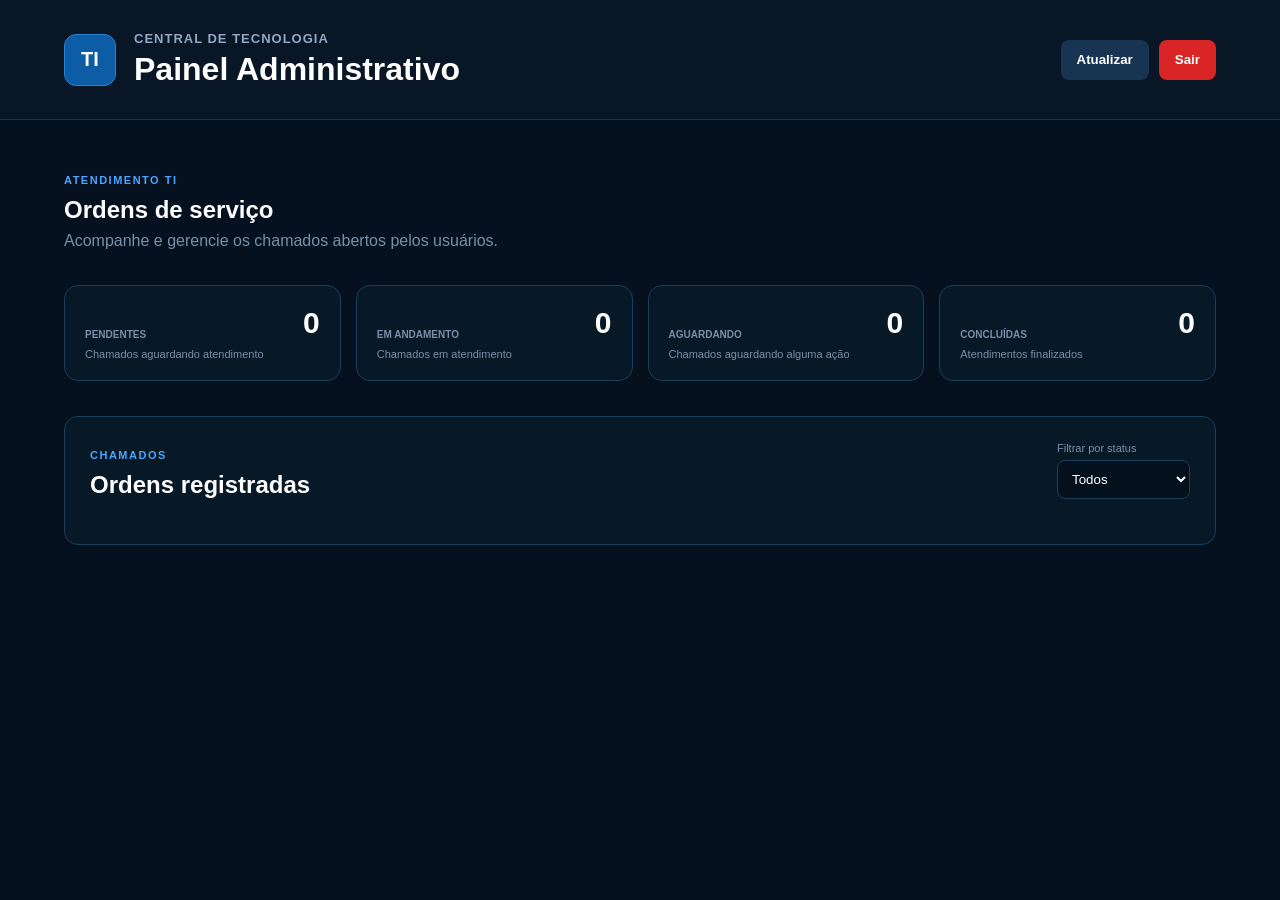
<file: html/admin.html>
<!DOCTYPE html>
<html lang="pt-BR">

<head>
    <meta charset="UTF-8">
    <meta name="viewport" content="width=device-width, initial-scale=1.0">

    <title>Painel Administrativo | Central TI</title>

    <link rel="stylesheet" href="../css/admin.css">
</head>

<body>

    <!-- HEADER -->
    <header class="admin-header">

        <div class="header-left">

            <div class="logo-ti">
                TI
            </div>

            <div>
                <span class="company-name">
                    CENTRAL DE TECNOLOGIA
                </span>

                <h1>Painel Administrativo</h1>
            </div>

        </div>

        <div class="header-actions">

            <button
                id="btnAtualizar"
                class="btn btn-secondary">
                Atualizar
            </button>

            <button
                id="btnSair"
                class="btn btn-danger">
                
                Sair
            </button>

        </div>

    </header>


    <!-- CONTEÚDO -->
    <main class="container">

        <!-- TÍTULO -->
        <section class="page-title">

            <span class="section-label">
                ATENDIMENTO TI
            </span>

            <h2>Ordens de serviço</h2>

            <p>
                Acompanhe e gerencie os chamados abertos pelos usuários.
            </p>

        </section>


        <!-- ESTATÍSTICAS -->
        <section class="stats-grid">

            <!-- PENDENTES -->
            <div class="stat-card">

                <div class="stat-info">

                    <span class="stat-label">
                        PENDENTES
                    </span>

                    <strong id="totalPendentes">
                        0
                    </strong>

                </div>

                <span class="stat-description">
                    Chamados aguardando atendimento
                </span>

            </div>


            <!-- EM ANDAMENTO -->
            <div class="stat-card">

                <div class="stat-info">

                    <span class="stat-label">
                        EM ANDAMENTO
                    </span>

                    <strong id="totalAndamento">
                        0
                    </strong>

                </div>

                <span class="stat-description">
                    Chamados em atendimento
                </span>

            </div>


            <!-- AGUARDANDO -->
            <div class="stat-card">

                <div class="stat-info">

                    <span class="stat-label">
                        AGUARDANDO
                    </span>

                    <strong id="totalAguardando">
                        0
                    </strong>

                </div>

                <span class="stat-description">
                    Chamados aguardando alguma ação
                </span>

            </div>


            <!-- CONCLUÍDAS -->
            <div class="stat-card">

                <div class="stat-info">

                    <span class="stat-label">
                        CONCLUÍDAS
                    </span>

                    <strong id="totalConcluidas">
                        0
                    </strong>

                </div>

                <span class="stat-description">
                    Atendimentos finalizados
                </span>

            </div>

        </section>


        <!-- CHAMADOS -->
        <section class="orders-section">

            <div class="orders-header">

                <div>

                    <span class="section-label">
                        CHAMADOS
                    </span>

                    <h2>
                        Ordens registradas
                    </h2>

                </div>


                <!-- FILTRO -->
                <div class="filter-container">

                    <label for="filtroStatus">
                        Filtrar por status
                    </label>

                    <select id="filtroStatus">

                        <option value="todos">
                            Todos
                        </option>

                        <option value="pendente">
                            Pendente
                        </option>

                        <option value="em_andamento">
                            Em andamento
                        </option>

                        <option value="aguardando">
                            Aguardando
                        </option>

                        <option value="concluida">
                            Concluída
                        </option>

                    </select>

                </div>

            </div>


            <!-- LISTA -->
            <div
                id="listaOrdens"
                class="orders-list">

                <!--
                    As ordens serão inseridas
                    automaticamente pelo JavaScript.
                -->

            </div>

        </section>

    </main>


    <!-- MODAL DETALHES -->
    <div
        id="modalDetalhes"
        class="modal-overlay hidden">

        <div class="modal">

            <div class="modal-header">

                <div>

                    <span class="section-label">
                        ORDEM DE SERVIÇO
                    </span>

                    <h2 id="modalTitulo">
                        OS #0000
                    </h2>

                </div>

                <button
                    id="btnFecharModal"
                    class="modal-close">
                    ×
                </button>

            </div>


            <div
                id="modalConteudo"
                class="modal-content">

            </div>


            <div class="modal-footer">

                <label for="modalStatus">
                    Alterar status
                </label>

                <select id="modalStatus">

                    <option value="pendente">
                        Pendente
                    </option>

                    <option value="em_andamento">
                        Em andamento
                    </option>

                    <option value="aguardando">
                        Aguardando
                    </option>

                    <option value="concluida">
                        Concluída
                    </option>

                </select>

                <button
                    id="btnSalvarStatus"
                    class="btn btn-danger">
                    Salvar status
                </button>

            </div>

        </div>

    </div>


    <!-- JAVASCRIPT -->
    <script src="../js/admin.js"></script>

</body>

</html>
</file>
<file: css/admin.css>
*{margin:0;padding:0;box-sizing:border-box}body{min-height:100vh;background:#06111f;color:#e8f1fb;font-family:Arial,Helvetica,sans-serif}.hidden{display:none!important}.admin-header{min-height:120px;padding:24px 5%;display:flex;align-items:center;justify-content:space-between;background:#081625;border-bottom:1px solid #173452}.header-left{display:flex;align-items:center;gap:18px}.logo-ti{width:52px;height:52px;display:flex;align-items:center;justify-content:center;background:#0d5ca6;border:1px solid #2785d1;border-radius:12px;color:#fff;font-size:20px;font-weight:800}.company-name{display:block;margin-bottom:5px;color:#91a9c2;font-size:13px;font-weight:700;letter-spacing:1px}.admin-header h1{color:#fff;font-size:32px}.header-actions{display:flex;gap:10px}.container{width:min(1200px,90%);margin:auto;padding:50px 0 80px}.page-title{margin-bottom:35px}.section-label{color:#4aa7ff;font-size:11px;font-weight:800;letter-spacing:1.5px}.page-title h2,.orders-header h2{margin-top:8px;color:#fff}.page-title p{margin-top:8px;color:#7891a8}.stats-grid{display:grid;grid-template-columns:repeat(4,1fr);gap:15px;margin-bottom:35px}.stat-card,.orders-section{background:#071827;border:1px solid #193f5d;border-radius:14px}.stat-card{padding:20px}.stat-info{display:flex;align-items:flex-end;justify-content:space-between;gap:10px}.stat-label{color:#7891a8;font-size:10px;font-weight:800}.stat-info strong{color:#fff;font-size:30px}.stat-description{display:block;margin-top:8px;color:#7891a8;font-size:11px}.orders-section{padding:25px}.orders-header{display:flex;align-items:flex-end;justify-content:space-between;gap:20px;margin-bottom:20px}.filter-container{display:flex;flex-direction:column;gap:6px}.filter-container label{color:#7891a8;font-size:11px}.filter-container select,.modal-footer select{padding:10px;background:#04111d;border:1px solid #193f5d;border-radius:8px;color:#fff}.orders-list{display:grid;gap:12px}.order-card{padding:20px;background:#061724;border:1px solid #193f5d;border-radius:12px}.order-top{display:flex;justify-content:space-between;gap:20px}.order-number{color:#4aa7ff;font-size:11px;font-weight:800}.order-card h3{margin-top:5px;color:#fff}.status-badge{padding:6px 10px;border-radius:20px;background:#173452;color:#fff;font-size:10px;white-space:nowrap}.order-info{display:grid;grid-template-columns:repeat(3,1fr);gap:15px;margin-top:18px}.info-item span,.detail-item span{display:block;color:#7891a8;font-size:10px}.info-item strong,.detail-item strong{color:#fff;font-size:13px}.order-actions{margin-top:18px}.btn{min-height:40px;padding:0 16px;border:0;border-radius:8px;color:#fff;font-weight:700;cursor:pointer}.btn-secondary{background:#173452}.btn-danger{background:#d92525}.empty-state{text-align:center;padding:50px;color:#7891a8}.modal-overlay{position:fixed;inset:0;z-index:100;display:flex;align-items:center;justify-content:center;padding:20px;background:rgba(0,0,0,.75)}.modal{width:min(700px,100%);max-height:90vh;overflow:auto;background:#071827;border:1px solid #193f5d;border-radius:16px}.modal-header{display:flex;justify-content:space-between;padding:22px;border-bottom:1px solid #193f5d}.modal-header h2{margin-top:5px;color:#fff}.modal-content{padding:22px}.modal-close{background:transparent;border:0;color:#7891a8;font-size:28px;cursor:pointer}.detail-grid{display:grid;grid-template-columns:repeat(2,1fr);gap:18px}.modal-footer{display:flex;align-items:center;gap:10px;padding:18px 22px;border-top:1px solid #193f5d}.modal-footer label{margin-right:auto;color:#7891a8;font-size:12px}@media(max-width:800px){.stats-grid{grid-template-columns:repeat(2,1fr)}.order-info{grid-template-columns:1fr 1fr}.orders-header{align-items:stretch;flex-direction:column}}@media(max-width:550px){.admin-header{align-items:flex-start;flex-direction:column;gap:15px}.admin-header h1{font-size:24px}.stats-grid,.order-info,.detail-grid{grid-template-columns:1fr}.modal-footer{align-items:stretch;flex-direction:column}.modal-footer label{margin:0}}
</file>
